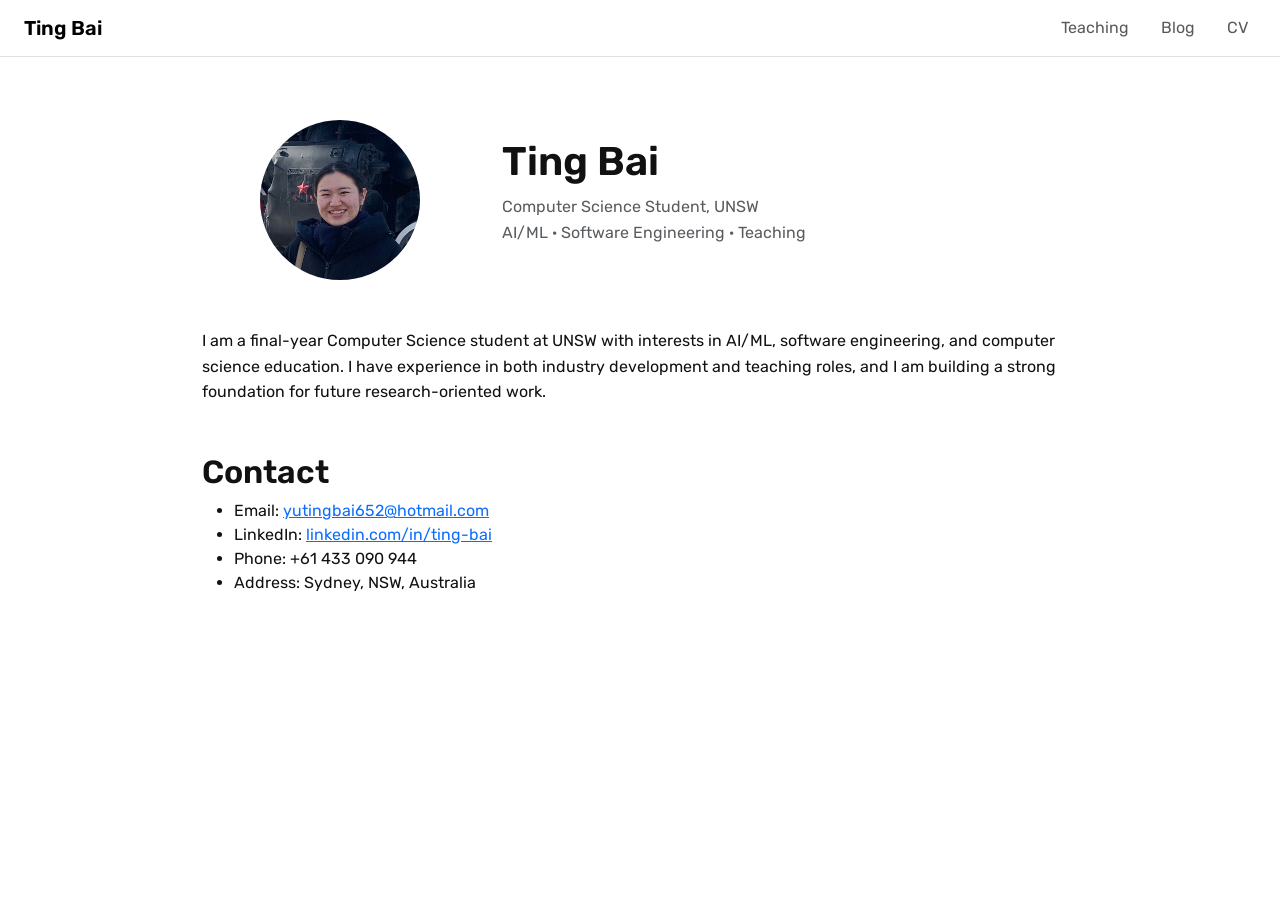
<file: index.html>
<!DOCTYPE html>
<html lang="en">
  <head>
    <meta charset="utf-8" />
    <meta name="viewport" content="width=device-width, initial-scale=1" />
    <title>Ting Bai</title>

    <link
      href="https://fonts.googleapis.com/css2?family=Rubik:wght@300;400;500;600&display=swap"
      rel="stylesheet"
    />
    <link
      href="https://cdn.jsdelivr.net/npm/bootstrap@5.1.3/dist/css/bootstrap.min.css"
      rel="stylesheet"
    />

    <style>
      body {
        font-family: "Rubik", sans-serif;
        background: #ffffff;
        color: #111;
      }

      .profile-img {
        width: 160px;
        height: 160px;
        object-fit: cover;
        border-radius: 50%;
      }

      .container-narrow {
        max-width: 900px;
      }

      h1,
      h2 {
        font-weight: 600;
      }

      p {
        line-height: 1.6;
      }
    </style>
  </head>

  <body>
    <!-- NAVBAR -->
    <nav
      class="navbar navbar-expand-lg navbar-light bg-white border-bottom fixed-top"
    >
      <div class="container-fluid px-4">
        <a class="navbar-brand fw-semibold" href="index.html">Ting Bai</a>
        <div class="ms-auto">
          <ul class="navbar-nav flex-row gap-3">
            <li class="nav-item">
              <a class="nav-link" href="teaching.html">Teaching</a>
            </li>
            <li class="nav-item">
              <a class="nav-link" href="blog.html">Blog</a>
            </li>
            <li class="nav-item">
              <a class="nav-link" href="assets/Ting_Bai_CV.pdf">CV</a>
            </li>
          </ul>
        </div>
      </div>
    </nav>

    <main class="container container-narrow" style="padding-top: 120px">
      <!-- IDENTITY -->
      <section class="mb-5">
        <div class="row align-items-center">
          <div class="col-md-4 text-center">
            <img src="assets/profile.jpg" alt="Ting Bai" class="profile-img" />
          </div>
          <div class="col-md-8">
            <h1>Ting Bai</h1>
            <p class="text-muted">
              Computer Science Student, UNSW<br />
              AI/ML · Software Engineering · Teaching
            </p>
          </div>
        </div>
      </section>

      <!-- ABOUT -->
      <section class="mb-5">
        <p>
          I am a final-year Computer Science student at UNSW with interests in
          AI/ML, software engineering, and computer science education. I have
          experience in both industry development and teaching roles, and I am
          building a strong foundation for future research-oriented work.
        </p>
      </section>

      <!-- CONTACT -->
      <section class="mb-5">
        <h2>Contact</h2>
        <ul>
          <li>
            Email:
            <a href="mailto:yutingbai652@hotmail.com"
              >yutingbai652@hotmail.com</a
            >
          </li>
          <li>
            LinkedIn:
            <a
              href="https://www.linkedin.com/in/ting-bai-0a4473312/"
              target="_blank"
              >linkedin.com/in/ting-bai</a
            >
          </li>
          <li>Phone: +61 433 090 944</li>
          <li>Address: Sydney, NSW, Australia</li>
        </ul>
      </section>
    </main>
  </body>
</html>
</file>
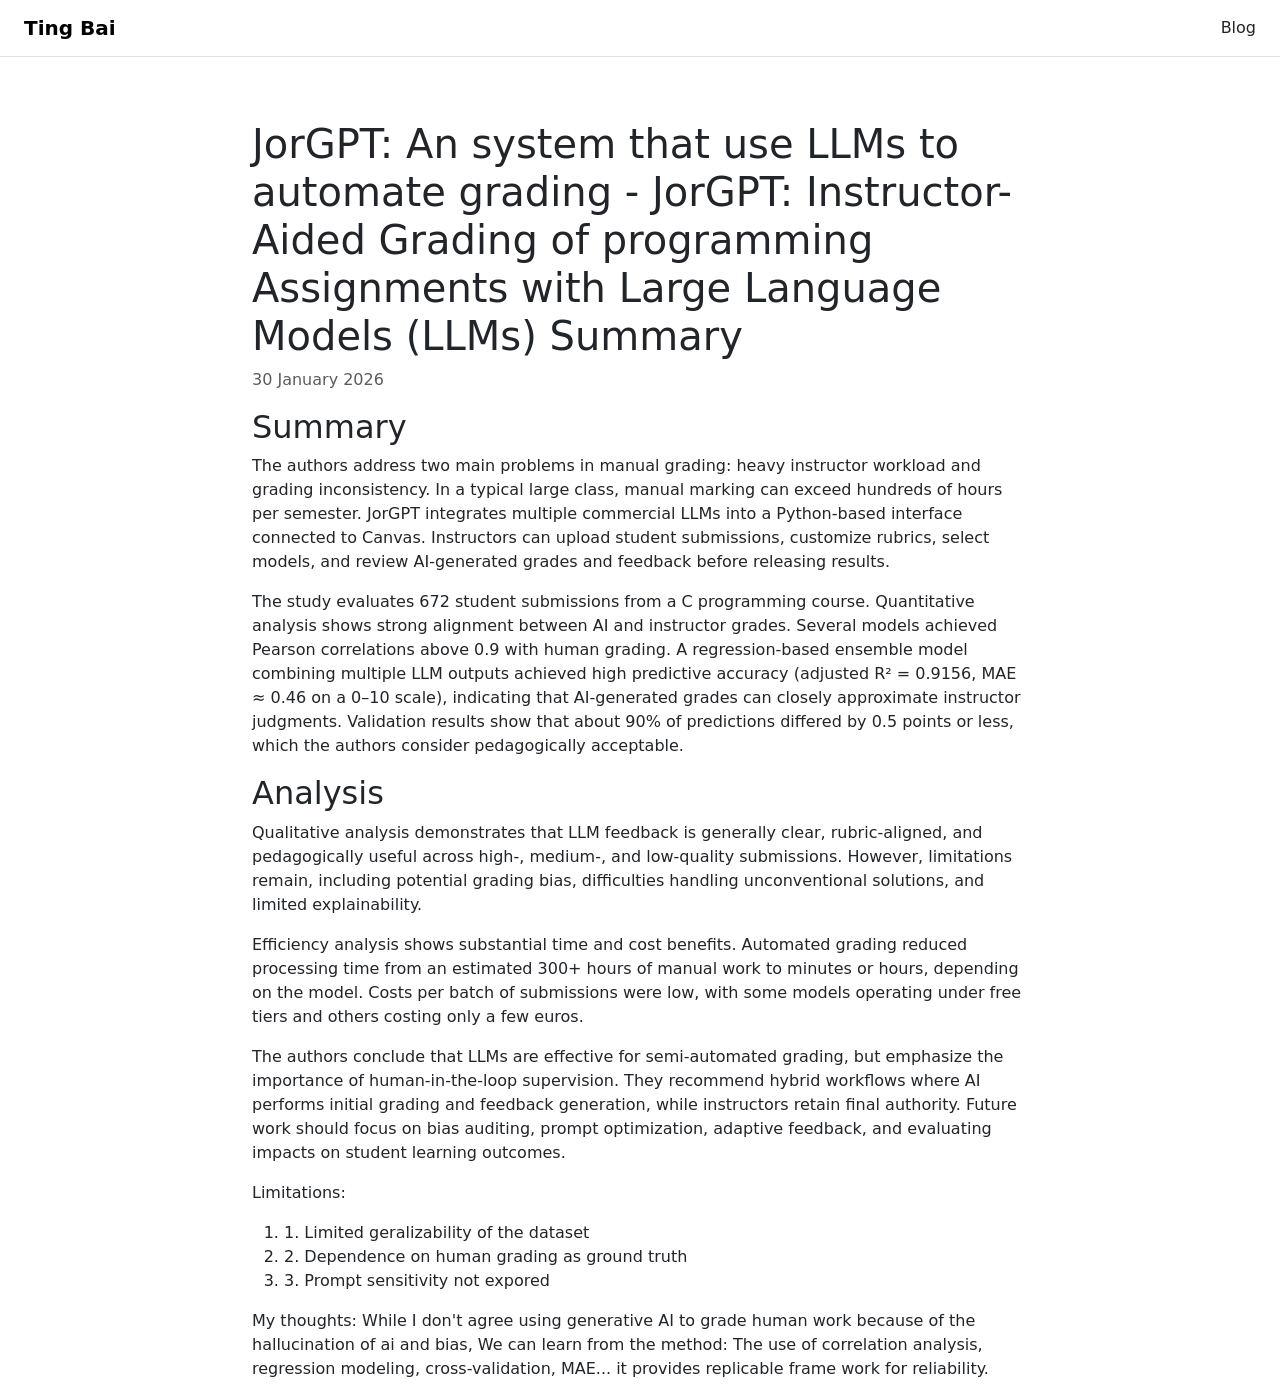
<file: blog-llm-grader.html>
<!doctype html>
<html lang="en">
  <head>
    <meta charset="utf-8" />
    <meta name="viewport" content="width=device-width, initial-scale=1" />
    <title>
      JorGPT: An system that use LLMs to automate grading - JorGPT:
      Instructor-Aided Grading of programming Assignments with Large Language
      Models (LLMs) Summary
    </title>

    <link
      href="https://fonts.googleapis.com/css2?family=Rubik:wght@300;400;500;600&display=swap"
      rel="stylesheet"
    />
    <link
      href="https://cdn.jsdelivr.net/npm/bootstrap@5.1.3/dist/css/bootstrap.min.css"
      rel="stylesheet"
    />
  </head>

  <body>
    <nav class="navbar navbar-light bg-white border-bottom fixed-top">
      <div class="container-fluid px-4">
        <a class="navbar-brand fw-semibold" href="index.html">Ting Bai</a>
        <div class="ms-auto">
          <a class="nav-link d-inline" href="blog.html">Blog</a>
        </div>
      </div>
    </nav>

    <main class="container" style="max-width: 800px; padding-top: 120px">
      <h1>
        JorGPT: An system that use LLMs to automate grading - JorGPT:
        Instructor-Aided Grading of programming Assignments with Large Language
        Models (LLMs) Summary
      </h1>
      <p class="text-muted">30 January 2026</p>

      <h2>Summary</h2>

      <p>
        The authors address two main problems in manual grading: heavy
        instructor workload and grading inconsistency. In a typical large class,
        manual marking can exceed hundreds of hours per semester. JorGPT
        integrates multiple commercial LLMs into a Python-based interface
        connected to Canvas. Instructors can upload student submissions,
        customize rubrics, select models, and review AI-generated grades and
        feedback before releasing results.
      </p>

      <p>
        The study evaluates 672 student submissions from a C programming course.
        Quantitative analysis shows strong alignment between AI and instructor
        grades. Several models achieved Pearson correlations above 0.9 with
        human grading. A regression-based ensemble model combining multiple LLM
        outputs achieved high predictive accuracy (adjusted R² = 0.9156, MAE ≈
        0.46 on a 0–10 scale), indicating that AI-generated grades can closely
        approximate instructor judgments. Validation results show that about 90%
        of predictions differed by 0.5 points or less, which the authors
        consider pedagogically acceptable.
      </p>

      <h2>Analysis</h2>

      <p>
        Qualitative analysis demonstrates that LLM feedback is generally clear,
        rubric-aligned, and pedagogically useful across high-, medium-, and
        low-quality submissions. However, limitations remain, including
        potential grading bias, difficulties handling unconventional solutions,
        and limited explainability.
      </p>

      <p>
        Efficiency analysis shows substantial time and cost benefits. Automated
        grading reduced processing time from an estimated 300+ hours of manual
        work to minutes or hours, depending on the model. Costs per batch of
        submissions were low, with some models operating under free tiers and
        others costing only a few euros.
      </p>

      <p>
        The authors conclude that LLMs are effective for semi-automated grading,
        but emphasize the importance of human-in-the-loop supervision. They
        recommend hybrid workflows where AI performs initial grading and
        feedback generation, while instructors retain final authority. Future
        work should focus on bias auditing, prompt optimization, adaptive
        feedback, and evaluating impacts on student learning outcomes.
      </p>

      <p>Limitations:</p>
      <ol>
        <li>1. Limited geralizability of the dataset</li>
        <li>2. Dependence on human grading as ground truth</li>
        <li>3. Prompt sensitivity not expored</li>
      </ol>

      <p>
        My thoughts: While I don't agree using generative AI to grade human work
        because of the hallucination of ai and bias, We can learn from the
        method: The use of correlation analysis, regression modeling,
        cross-validation, MAE... it provides replicable frame work for
        reliability.
      </p>
    </main>
  </body>
</html>
</file>
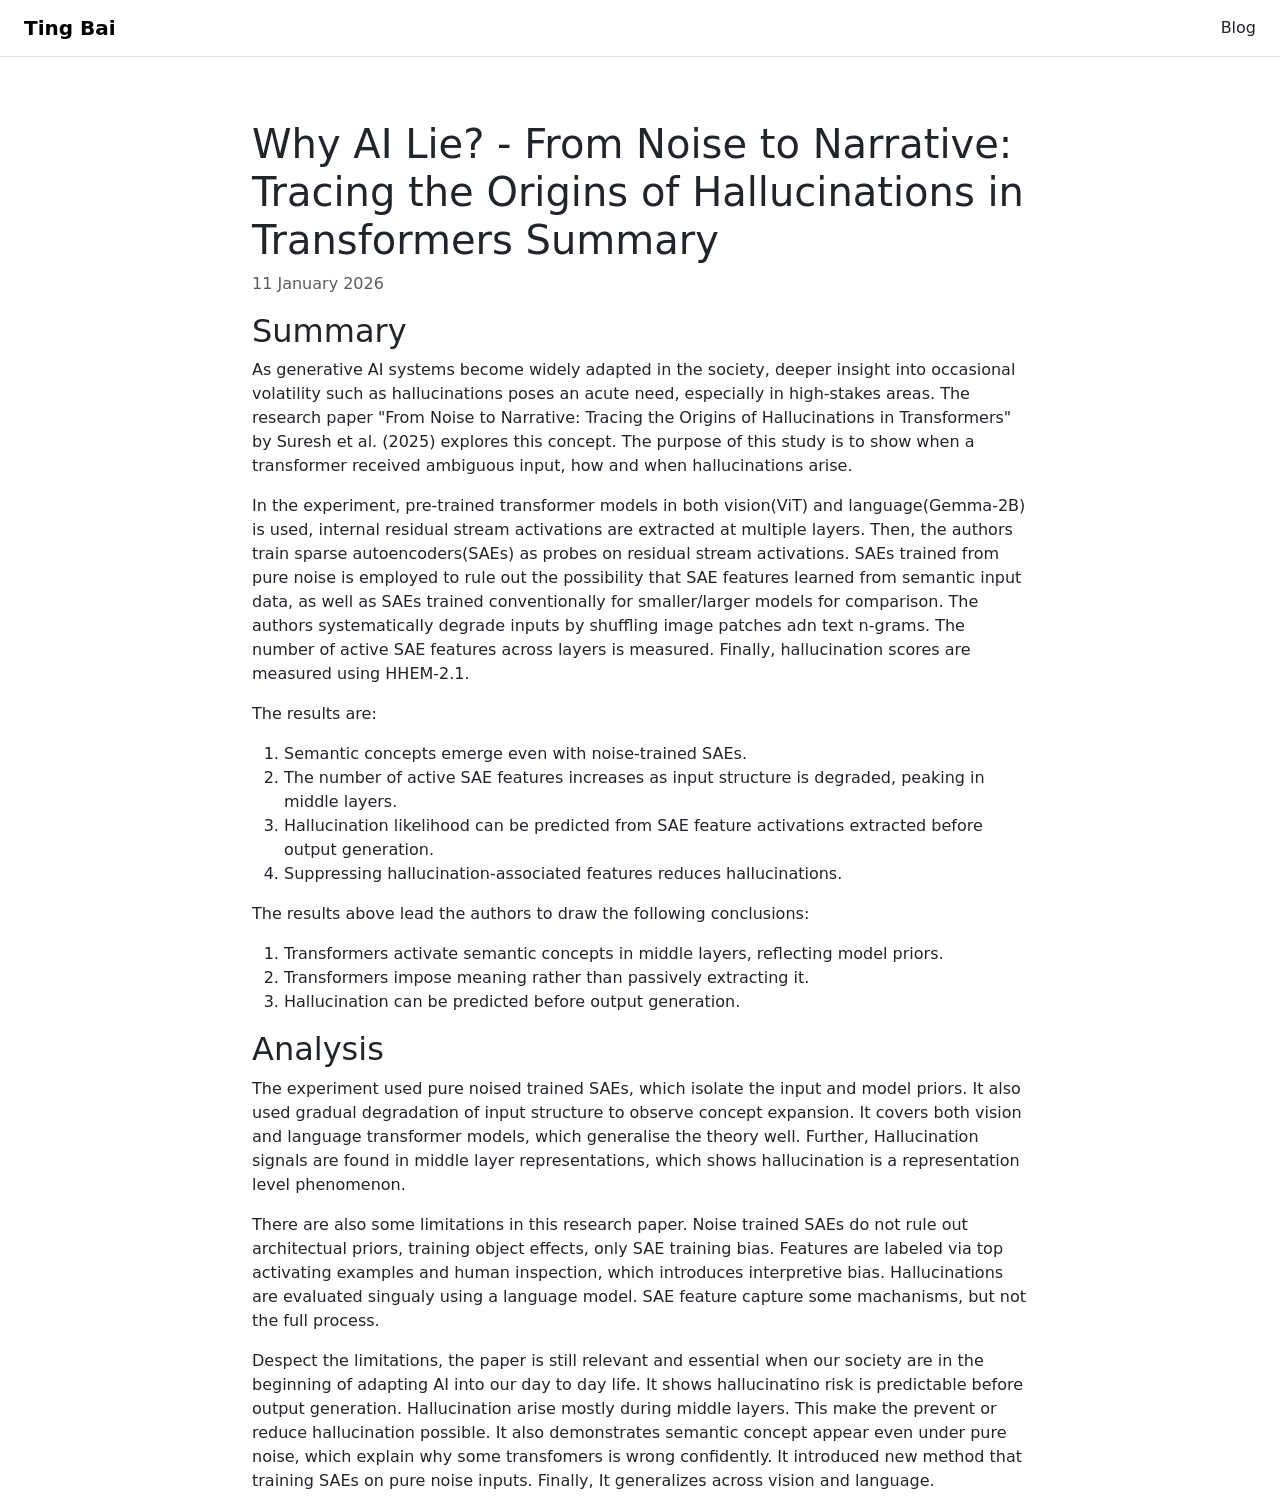
<file: blog-why-ai-lie.html>
<!DOCTYPE html>
<html lang="en">
  <head>
    <meta charset="utf-8" />
    <meta name="viewport" content="width=device-width, initial-scale=1" />
    <title>
      Why AI Lie? - From Noise to Narrative: Tracing the Origins of
      Hallucinations in Transformers Summary
    </title>

    <link
      href="https://fonts.googleapis.com/css2?family=Rubik:wght@300;400;500;600&display=swap"
      rel="stylesheet"
    />
    <link
      href="https://cdn.jsdelivr.net/npm/bootstrap@5.1.3/dist/css/bootstrap.min.css"
      rel="stylesheet"
    />
  </head>

  <body>
    <nav class="navbar navbar-light bg-white border-bottom fixed-top">
      <div class="container-fluid px-4">
        <a class="navbar-brand fw-semibold" href="index.html">Ting Bai</a>
        <div class="ms-auto">
          <a class="nav-link d-inline" href="blog.html">Blog</a>
        </div>
      </div>
    </nav>

    <main class="container" style="max-width: 800px; padding-top: 120px">
      <h1>
        Why AI Lie? - From Noise to Narrative: Tracing the Origins of
        Hallucinations in Transformers Summary
      </h1>
      <p class="text-muted">11 January 2026</p>

      <h2>Summary</h2>

      <p>
        As generative AI systems become widely adapted in the society, deeper
        insight into occasional volatility such as hallucinations poses an acute
        need, especially in high-stakes areas. The research paper "From Noise to
        Narrative: Tracing the Origins of Hallucinations in Transformers" by
        Suresh et al. (2025) explores this concept. The purpose of this study is
        to show when a transformer received ambiguous input, how and when
        hallucinations arise.
      </p>

      <p>
        In the experiment, pre-trained transformer models in both vision(ViT)
        and language(Gemma-2B) is used, internal residual stream activations are
        extracted at multiple layers. Then, the authors train sparse
        autoencoders(SAEs) as probes on residual stream activations. SAEs
        trained from pure noise is employed to rule out the possibility that SAE
        features learned from semantic input data, as well as SAEs trained
        conventionally for smaller/larger models for comparison. The authors
        systematically degrade inputs by shuffling image patches adn text
        n-grams. The number of active SAE features across layers is measured.
        Finally, hallucination scores are measured using HHEM-2.1.
      </p>

      <p>The results are:</p>
      <ol>
        <li>Semantic concepts emerge even with noise-trained SAEs.</li>
        <li>
          The number of active SAE features increases as input structure is
          degraded, peaking in middle layers.
        </li>
        <li>
          Hallucination likelihood can be predicted from SAE feature activations
          extracted before output generation.
        </li>
        <li>
          Suppressing hallucination-associated features reduces hallucinations.
        </li>
      </ol>

      <p>
        The results above lead the authors to draw the following conclusions:
      </p>
      <ol>
        <li>
          Transformers activate semantic concepts in middle layers, reflecting
          model priors.
        </li>
        <li>
          Transformers impose meaning rather than passively extracting it.
        </li>
        <li>Hallucination can be predicted before output generation.</li>
      </ol>

      <h2>Analysis</h2>

      <p>
        The experiment used pure noised trained SAEs, which isolate the input
        and model priors. It also used gradual degradation of input structure to
        observe concept expansion. It covers both vision and language
        transformer models, which generalise the theory well. Further,
        Hallucination signals are found in middle layer representations, which
        shows hallucination is a representation level phenomenon.
      </p>

      <p>
        There are also some limitations in this research paper. Noise trained
        SAEs do not rule out architectual priors, training object effects, only
        SAE training bias. Features are labeled via top activating examples and
        human inspection, which introduces interpretive bias. Hallucinations are
        evaluated singualy using a language model. SAE feature capture some
        machanisms, but not the full process.
      </p>

      <p>
        Despect the limitations, the paper is still relevant and essential when
        our society are in the beginning of adapting AI into our day to day
        life. It shows hallucinatino risk is predictable before output
        generation. Hallucination arise mostly during middle layers. This make
        the prevent or reduce hallucination possible. It also demonstrates
        semantic concept appear even under pure noise, which explain why some
        transfomers is wrong confidently. It introduced new method that training
        SAEs on pure noise inputs. Finally, It generalizes across vision and
        language. 
      </p>
    </main>
  </body>
</html>
</file>
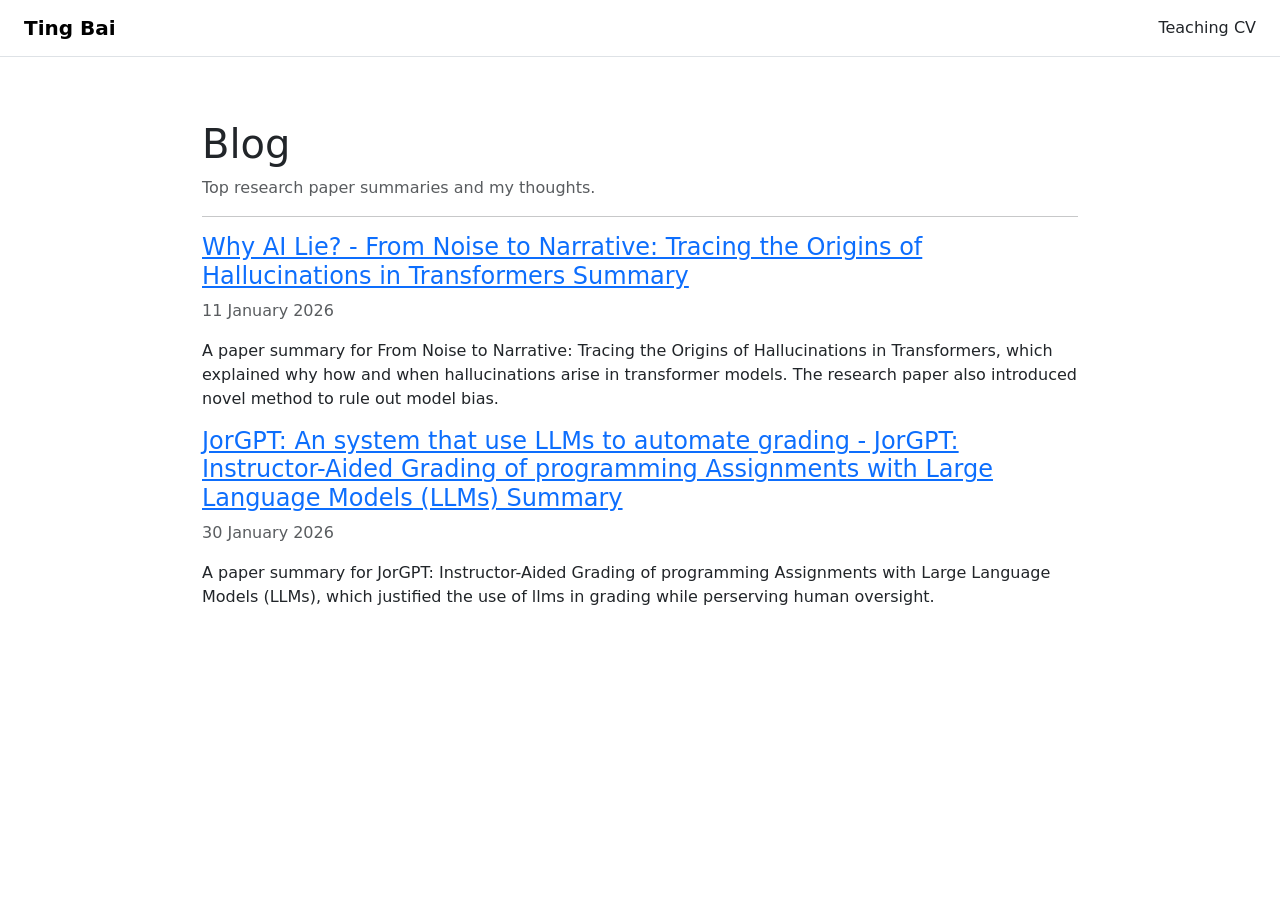
<file: blog.html>
<!doctype html>
<html lang="en">
  <head>
    <meta charset="utf-8" />
    <meta name="viewport" content="width=device-width, initial-scale=1" />
    <title>Blog | Ting Bai</title>

    <link
      href="https://fonts.googleapis.com/css2?family=Rubik:wght@300;400;500;600&display=swap"
      rel="stylesheet"
    />
    <link
      href="https://cdn.jsdelivr.net/npm/bootstrap@5.1.3/dist/css/bootstrap.min.css"
      rel="stylesheet"
    />
  </head>

  <body>
    <nav class="navbar navbar-light bg-white border-bottom fixed-top">
      <div class="container-fluid px-4">
        <a class="navbar-brand fw-semibold" href="index.html">Ting Bai</a>
        <div class="ms-auto">
          <a class="nav-link d-inline" href="teaching.html">Teaching</a>
          <a class="nav-link d-inline" href="assets/Ting_Bai_CV.pdf">CV</a>
        </div>
      </div>
    </nav>

    <main class="container" style="max-width: 900px; padding-top: 120px">
      <h1>Blog</h1>
      <p class="text-muted">Top research paper summaries and my thoughts.</p>

      <hr />

      <!-- BLOG ENTRY -->
      <article>
        <h4>
          <a href="blog-why-ai-lie.html">
            Why AI Lie? - From Noise to Narrative: Tracing the Origins of
            Hallucinations in Transformers Summary
          </a>
        </h4>
        <p class="text-muted">11 January 2026</p>
        <p>
          A paper summary for From Noise to Narrative: Tracing the Origins of
          Hallucinations in Transformers, which explained why how and when
          hallucinations arise in transformer models. The research paper also
          introduced novel method to rule out model bias.
        </p>
      </article>

      <article>
        <h4>
          <a href="blog-llm-grader.html">
            JorGPT: An system that use LLMs to automate grading - JorGPT:
            Instructor-Aided Grading of programming Assignments with Large
            Language Models (LLMs) Summary
          </a>
        </h4>
        <p class="text-muted">30 January 2026</p>
        <p>
          A paper summary for JorGPT: Instructor-Aided Grading of programming
          Assignments with Large Language Models (LLMs), which justified the use
          of llms in grading while perserving human oversight.
        </p>
      </article>
    </main>
  </body>
</html>
</file>
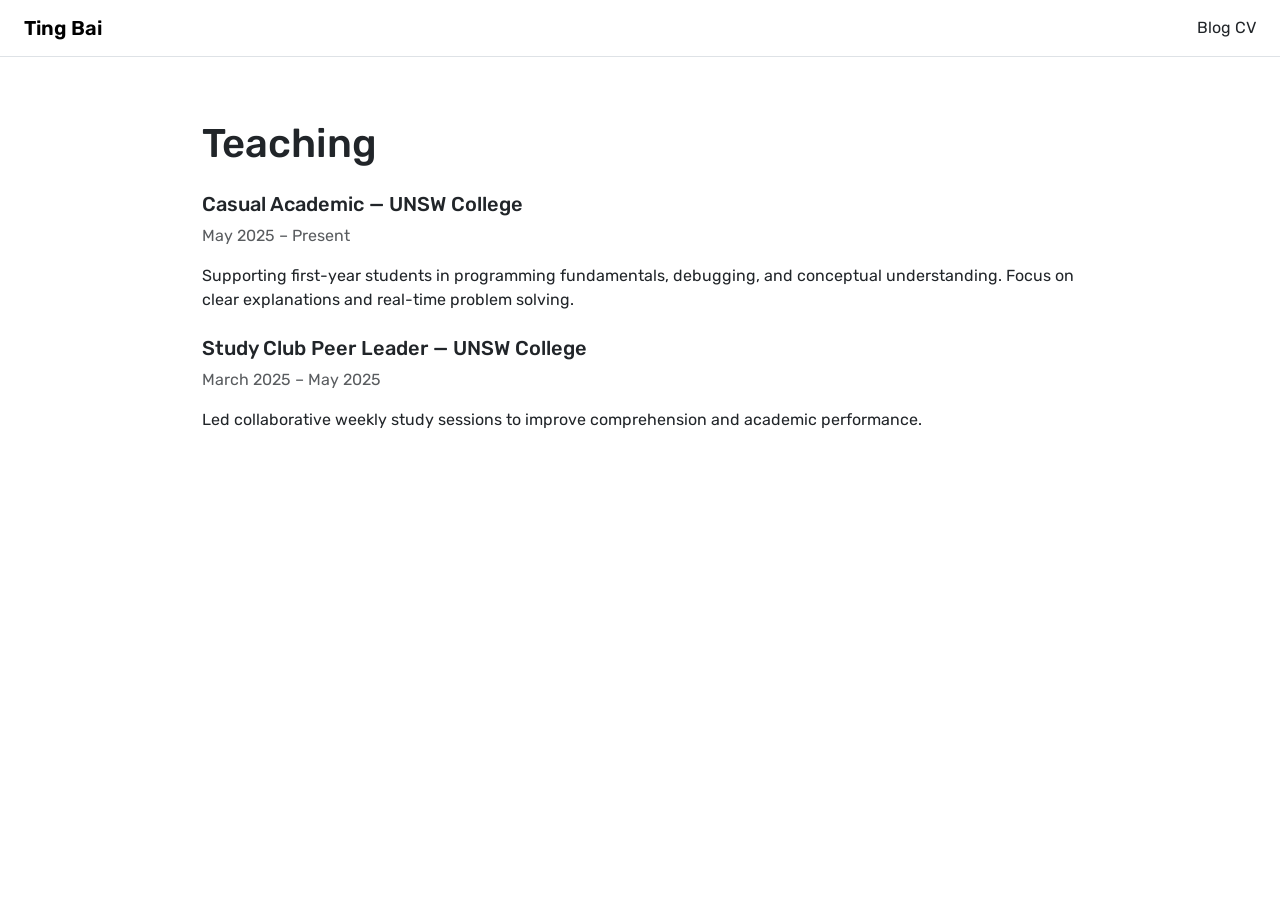
<file: teaching.html>
<!DOCTYPE html>
<html lang="en">
  <head>
    <meta charset="utf-8" />
    <meta name="viewport" content="width=device-width, initial-scale=1" />
    <title>Teaching | Ting Bai</title>

    <link
      href="https://fonts.googleapis.com/css2?family=Rubik:wght@300;400;500;600&display=swap"
      rel="stylesheet"
    />
    <link
      href="https://cdn.jsdelivr.net/npm/bootstrap@5.1.3/dist/css/bootstrap.min.css"
      rel="stylesheet"
    />

    <style>
      body {
        font-family: "Rubik", sans-serif;
      }
      .container-narrow {
        max-width: 900px;
      }
    </style>
  </head>

  <body>
    <nav class="navbar navbar-light bg-white border-bottom fixed-top">
      <div class="container-fluid px-4">
        <a class="navbar-brand fw-semibold" href="index.html">Ting Bai</a>
        <div class="ms-auto">
          <a class="nav-link d-inline" href="blog.html">Blog</a>
          <a class="nav-link d-inline" href="assets/Ting_Bai_CV.pdf">CV</a>
        </div>
      </div>
    </nav>

    <main class="container container-narrow" style="padding-top: 120px">
      <h1>Teaching</h1>

      <h5 class="mt-4">Casual Academic — UNSW College</h5>
      <p class="text-muted">May 2025 – Present</p>
      <p>
        Supporting first-year students in programming fundamentals, debugging,
        and conceptual understanding. Focus on clear explanations and real-time
        problem solving.
      </p>

      <h5 class="mt-4">Study Club Peer Leader — UNSW College</h5>
      <p class="text-muted">March 2025 – May 2025</p>
      <p>
        Led collaborative weekly study sessions to improve comprehension and
        academic performance.
      </p>
    </main>
  </body>
</html>
</file>
